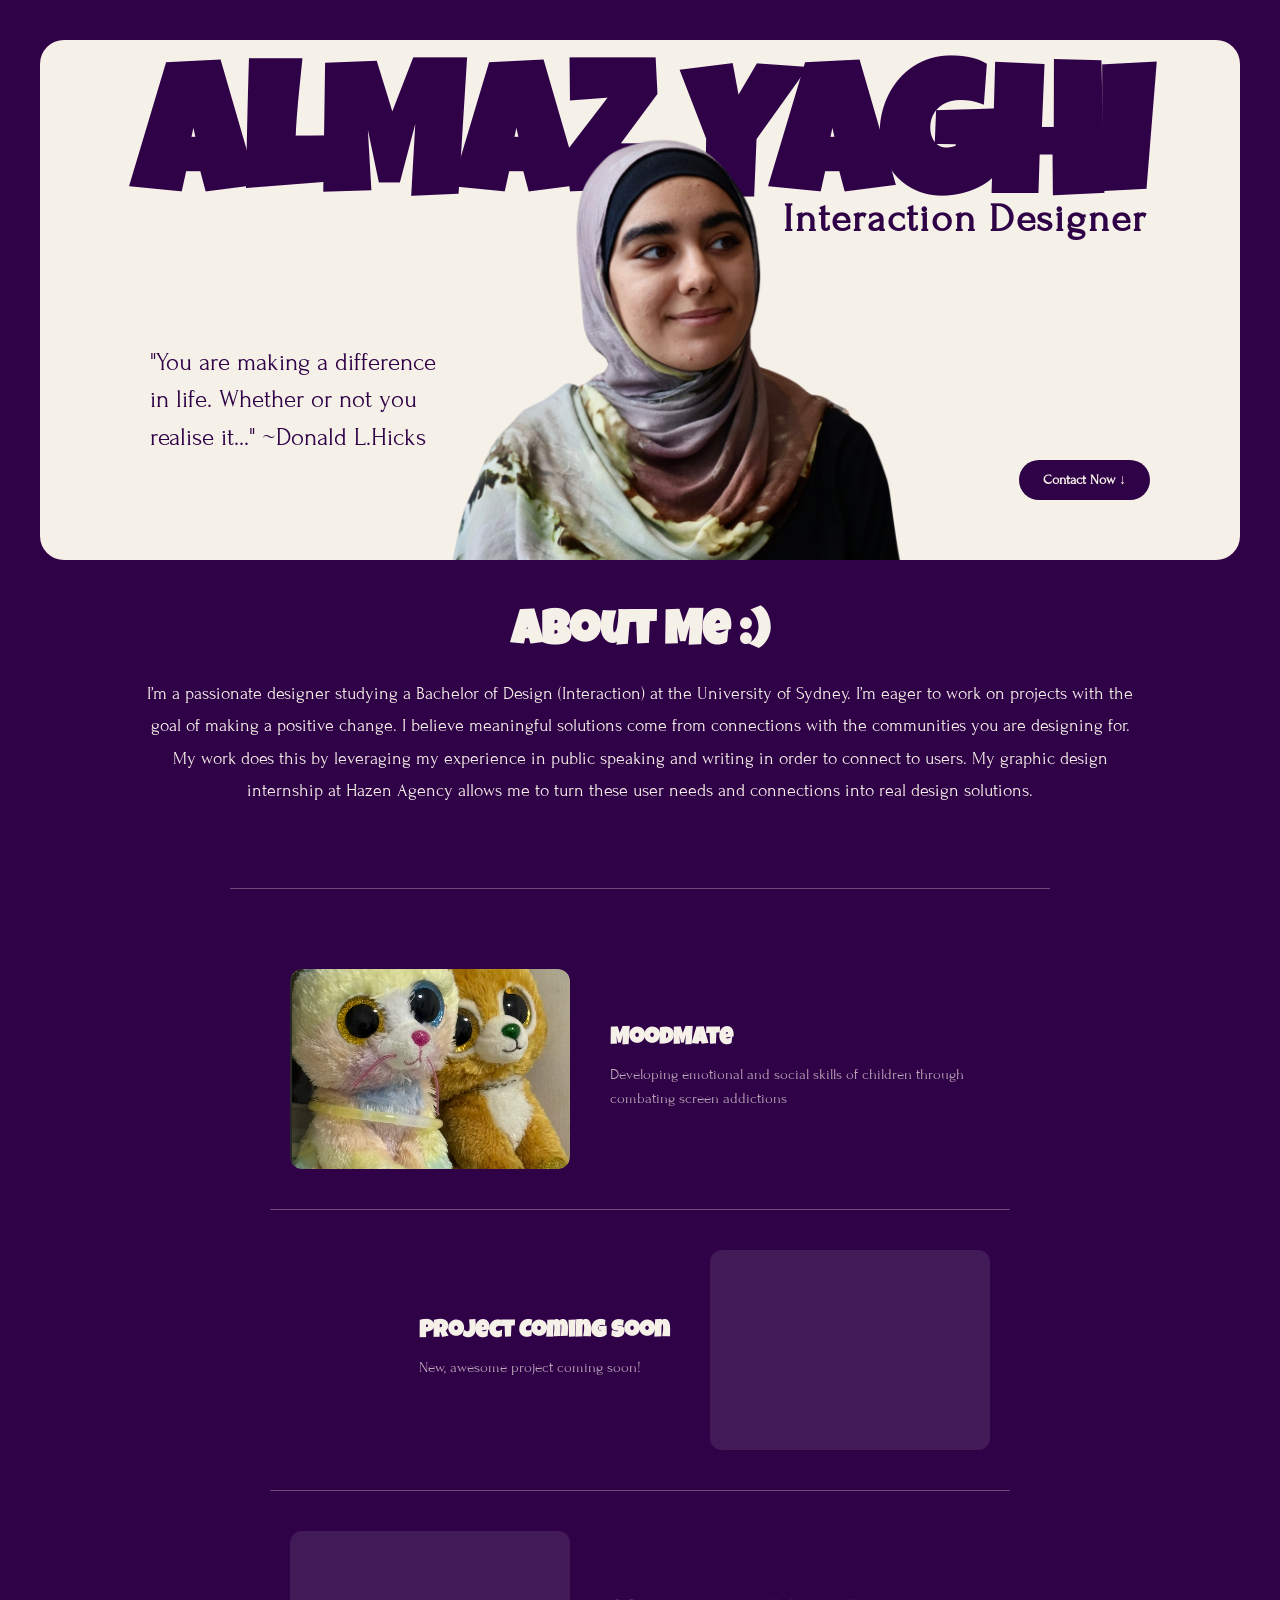
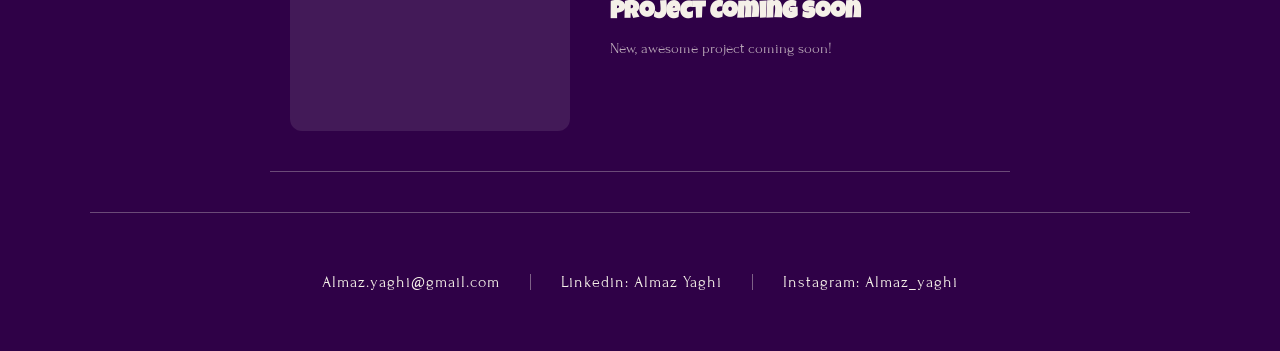
<file: index.html>
<!DOCTYPE html>
<html lang="en">
<head>
<meta charset="UTF-8">
<meta name="viewport" content="width=device-width, initial-scale=1.0">
<title>Almaz Yaghi</title>
<link rel="preconnect" href="https://fonts.googleapis.com">
<link rel="preconnect" href="https://fonts.gstatic.com" crossorigin>
<link href="https://fonts.googleapis.com/css2?family=Alfa+Slab+One&family=Forum&family=Fraunces:ital,opsz,wght@0,9..144,100..900;1,9..144,100..900&family=Inter+Tight:ital,wght@0,100..900;1,100..900&family=Luckiest+Guy&family=Montserrat:ital,wght@0,100..900;1,100..900&family=Oswald:wght@200..700&family=Outfit:wght@100..900&family=Playfair+Display:ital,wght@0,400..900;1,400..900&display=swap" rel="stylesheet">
<link rel="stylesheet" href="style.css">
</head>
<body>
<section class="hero">
<div class="hero-card">
<div class="hero-text">
<h1 class="hero-name">ALMAZ YAGHI</h1>
<p class="hero-title">Interaction Designer</p>
</div>
<img src="Hero Image.png" alt="Almaz Yaghi" class="hero-image">
<p class="hero-quote">"You are making a difference in life. Whether or not you realise it..." ~Donald L.Hicks</p>
<a href="#contact" class="contact-btn">Contact Now ↓</a>
</div>
</section>
<section class="about">
<h2 class="about-title">About Me :)</h2>
<p class="about-text">I’m a passionate designer studying a Bachelor of Design (Interaction) at the University of Sydney. I’m eager to work on projects with the goal of making a positive change. I believe meaningful solutions come from connections with the communities you are designing for. My work does this by leveraging my experience in public speaking and writing in order to connect to users. My graphic design internship at Hazen Agency allows me to turn these user needs and connections into real design solutions. </p>
</section>
<section class="work">
    <div class="work-grid">
  
        <a href="moodmate.html" class="card-link">
            <div class="card">
              <div class="card-image">
                <img src="Moodmate2.png" alt="MoodMate">
              </div>
              <div class="card-text">
                <h3 class="card-heading">MoodMate</h3>
                <p class="card-body">Developing emotional and social skills of children through combating screen addictions</p>
              </div>
            </div>
          </a>
  
          <a href="project2.html" class="card-link">
            <div class="card card-reverse">
              <div class="card-image"></div>
              <div class="card-text">
                <h3 class="card-heading">Project Coming soon</h3>
                <p class="card-body">New, awesome project coming soon!</p>
              </div>
            </div>
          </a>
  
          <a href="project3.html" class="card-link">
            <div class="card">
              <div class="card-image"></div>
              <div class="card-text">
                <h3 class="card-heading">Project Coming soon</h3>
                <p class="card-body">New, awesome project coming soon!</p>
              </div>
            </div>
          </a>
  
    </div>
  </section>
  <footer class="contact" id="contact">
    <a href="mailto:almaz.yaghi@gmail.com" class="contact-item">Almaz.yaghi@gmail.com</a>
    <span class="contact-divider"></span>
    <a href="https://www.linkedin.com/in/almaz-yaghi-95506a35b/" class="contact-item" target="_blank">Linkedin: Almaz Yaghi</a>
    <span class="contact-divider"></span>
    <a href="https://www.instagram.com/almaz_yaghi/" class="contact-item" target="_blank">Instagram: Almaz_yaghi</a>
  </footer>
</body>
</html>
</file>
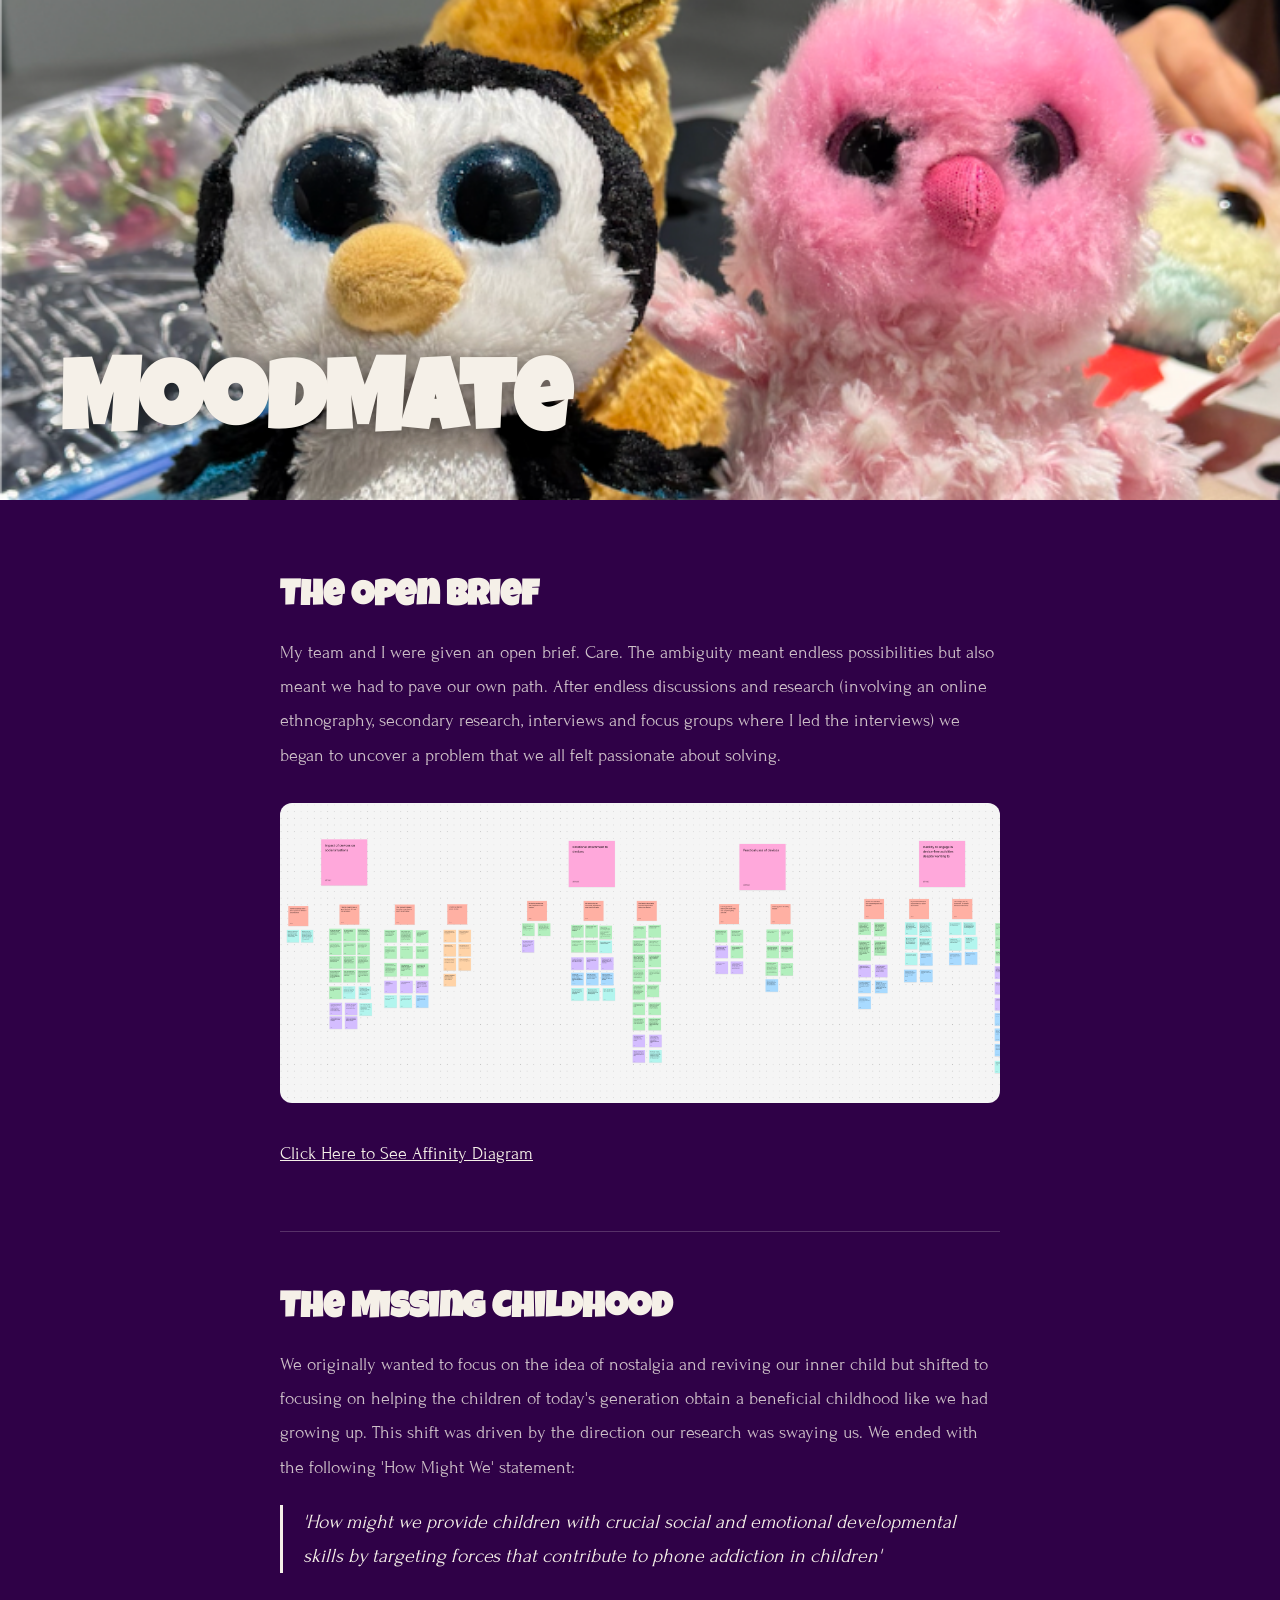
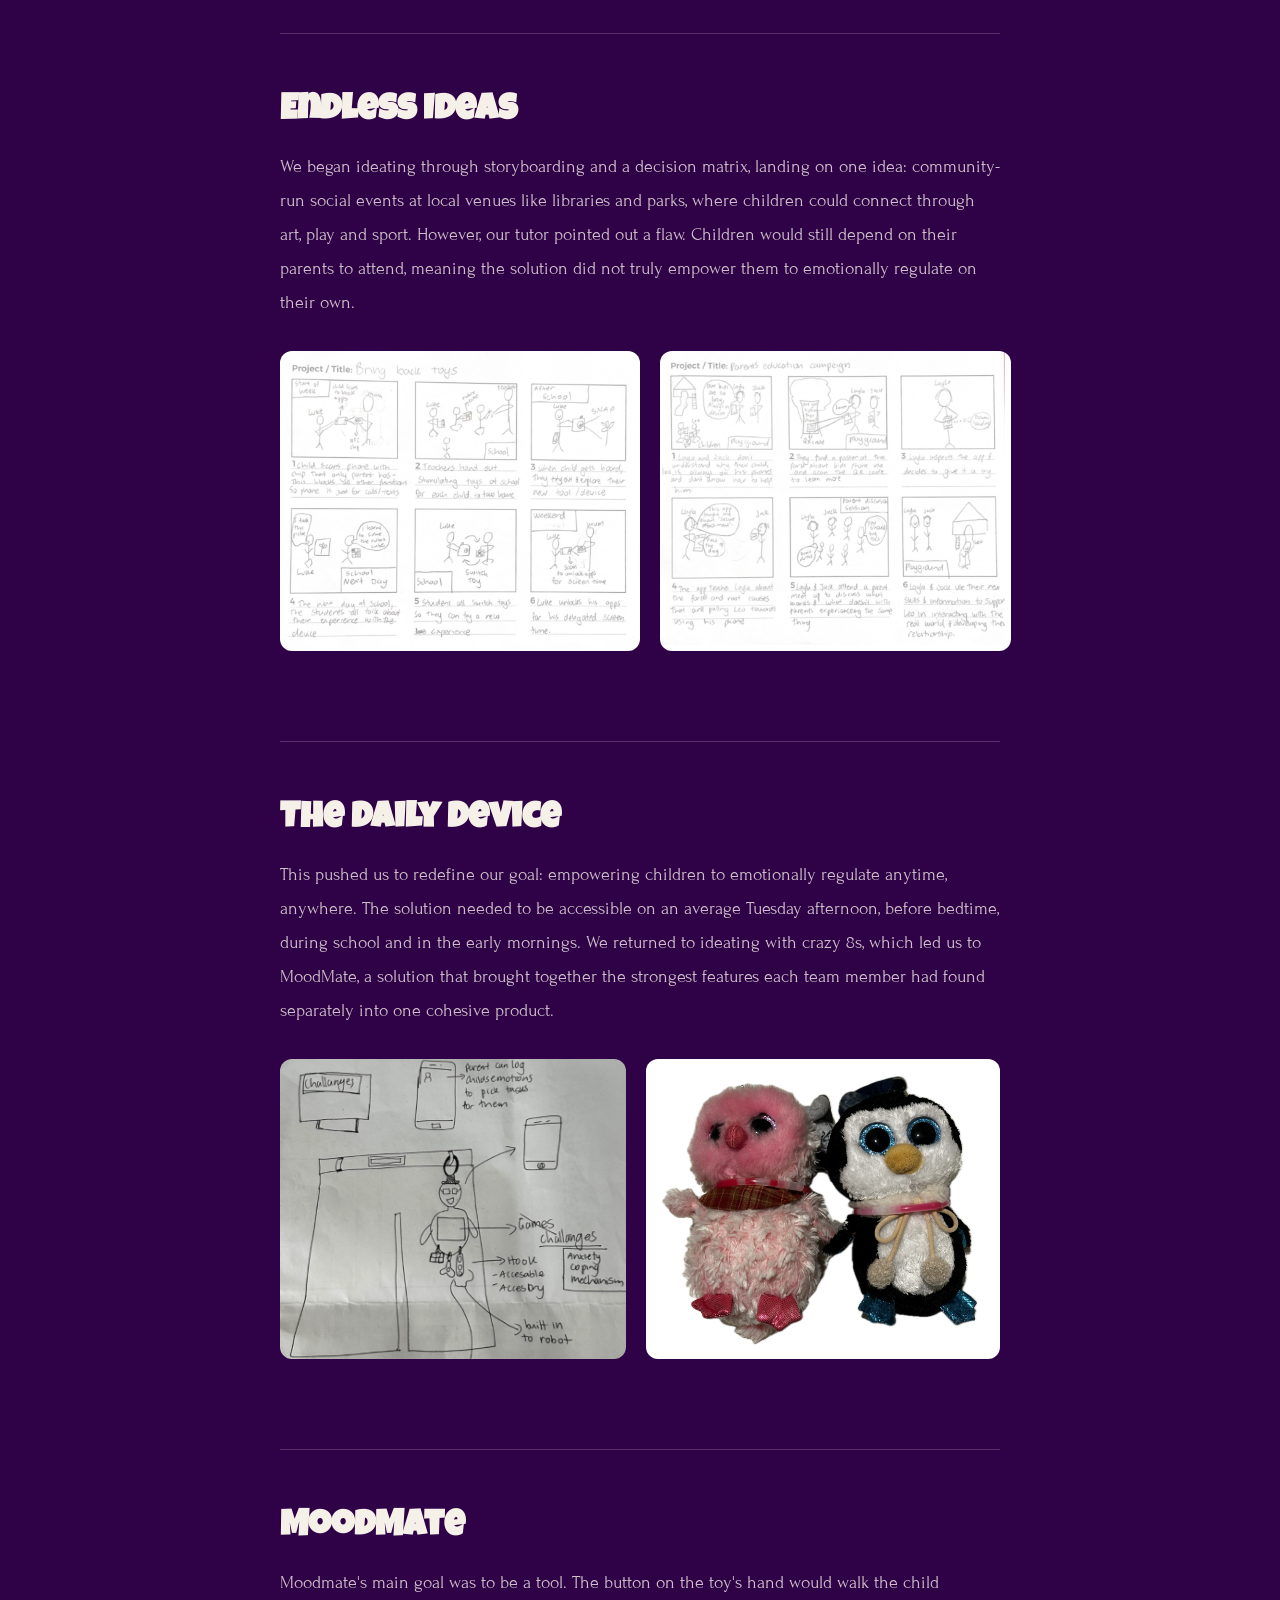
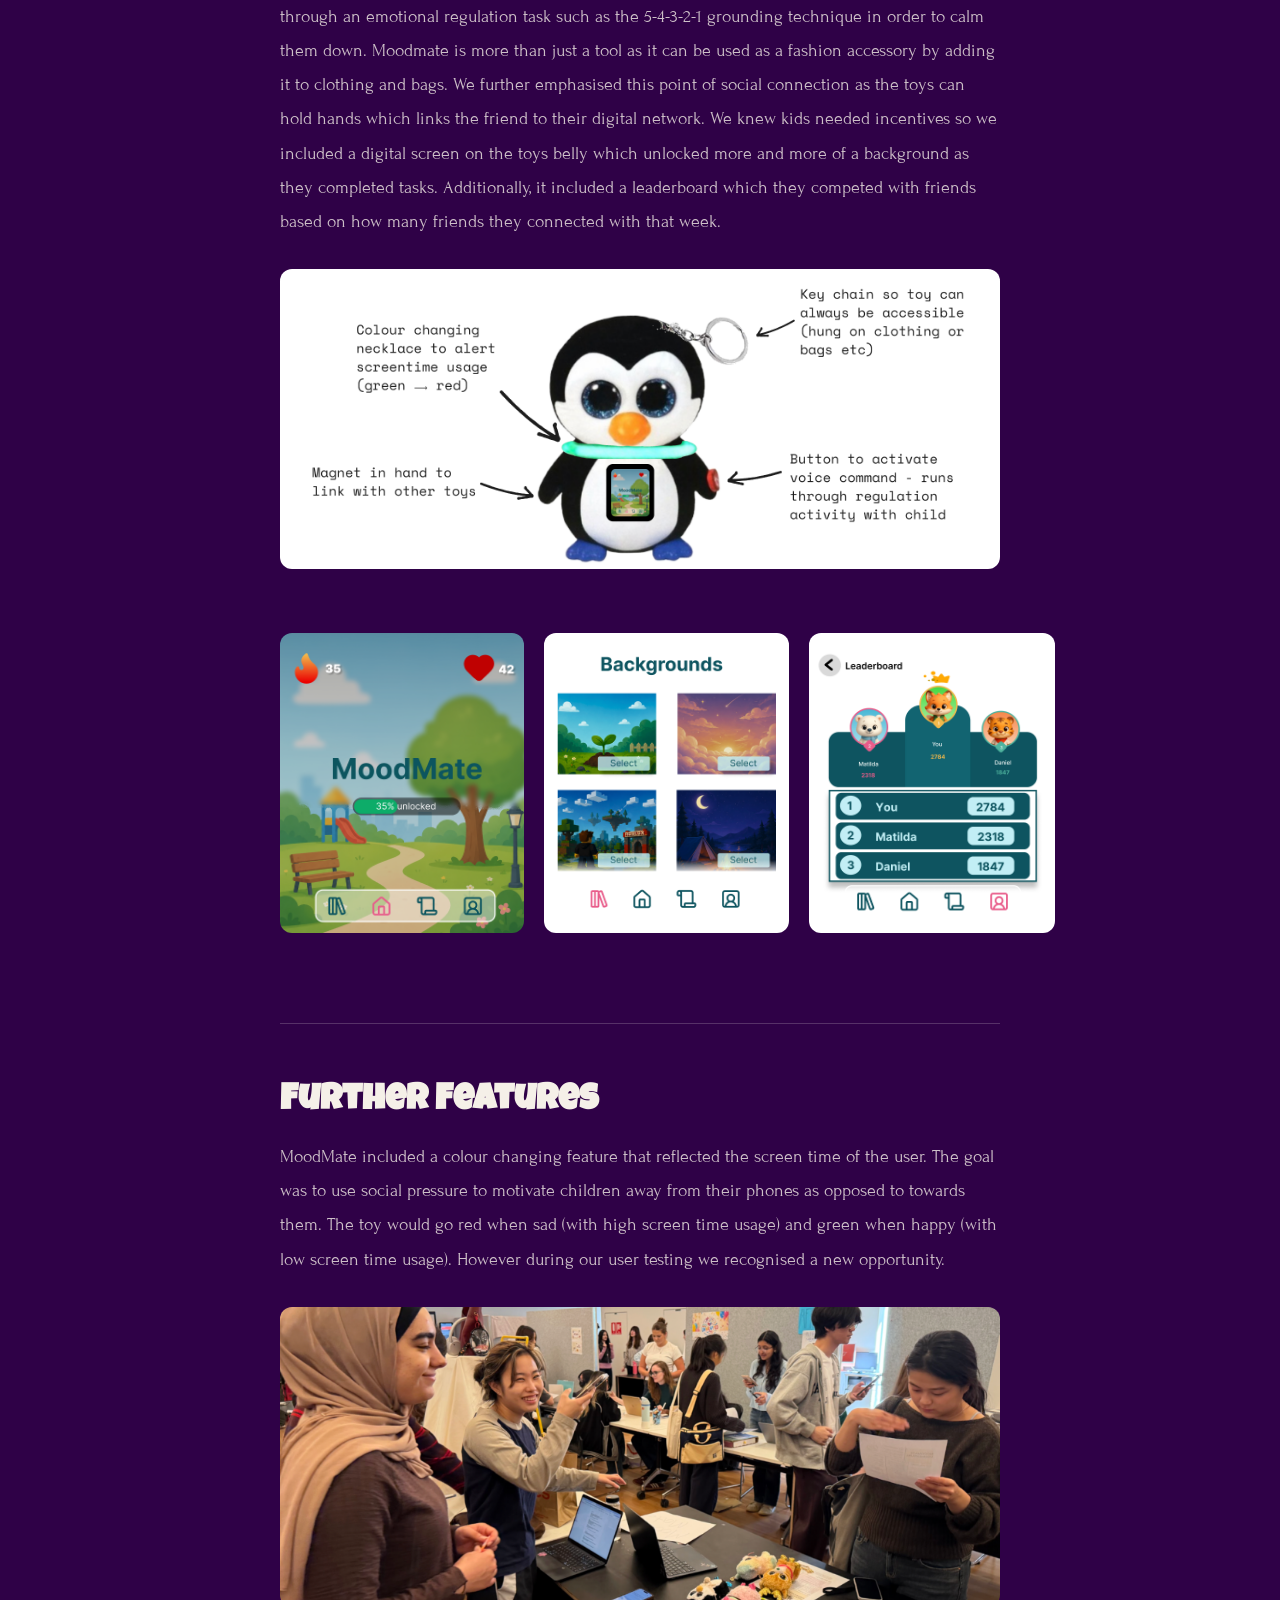
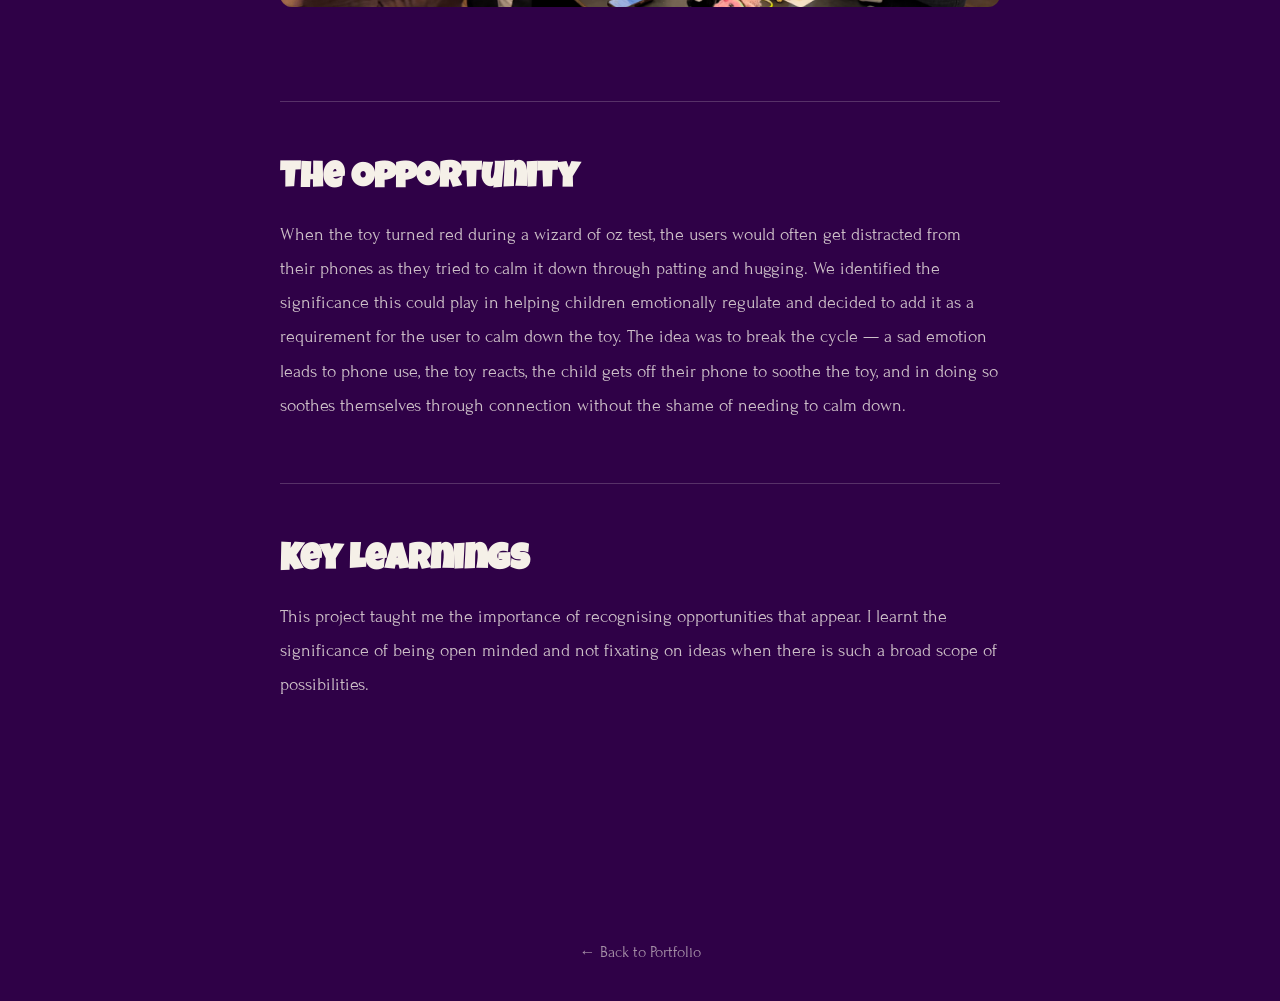
<file: moodmate.html>
<!DOCTYPE html>
<html lang="en">
<head>
  <meta charset="UTF-8">
  <meta name="viewport" content="width=device-width, initial-scale=1.0">
  <title>MoodMate — Almaz Yaghi</title>
  <link rel="preconnect" href="https://fonts.googleapis.com">
  <link rel="preconnect" href="https://fonts.gstatic.com" crossorigin>
  <link href="https://fonts.googleapis.com/css2?family=Alfa+Slab+One&family=Forum&family=Fraunces:ital,opsz,wght@0,9..144,100..900;1,9..144,100..900&family=Inter+Tight:ital,wght@0,100..900;1,100..900&family=Luckiest+Guy&family=Montserrat:ital,wght@0,100..900;1,100..900&family=Oswald:wght@200..700&family=Outfit:wght@100..900&family=Playfair+Display:ital,wght@0,400..900;1,400..900&display=swap" rel="stylesheet">
  <link rel="stylesheet" href="style.css">
</head>
<body>

  <!-- Hero -->
  <section class="cs-hero">
    <img src="HoldingHands.png" alt="MoodMate" class="cs-hero-image">
    <div class="cs-hero-overlay">
      <h1 class="cs-hero-title">MoodMate</h1>
    </div>
  </section>

  <!-- Content -->
  <main class="cs-content">

    <section class="cs-section">
      <h2 class="cs-heading">The Open Brief</h2>
      <p class="cs-body">My team and I were given an open brief. Care. The ambiguity meant endless possibilities but also meant we had to pave our own path. After endless discussions and research (involving an online ethnography, secondary research, interviews and focus groups where I led the interviews) we began to uncover a problem that we all felt passionate about solving.</p>
      <img src="Affinity.png" alt="description" class="cs-image-large">
    <p class="cs-body"><a href="https://www.figma.com/board/mkzYzyCab6ncB4bfQWggtC/DECO2014?node-id=0-1&t=vypUfu4xyUSjbcsb-1" target="_blank">Click Here to See Affinity Diagram</a></p>
    </section>

    <section class="cs-section">
      <h2 class="cs-heading">The Missing Childhood</h2>
      <p class="cs-body">We originally wanted to focus on the idea of nostalgia and reviving our inner child but shifted to focusing on helping the children of today's generation obtain a beneficial childhood like we had growing up. This shift was driven by the direction our research was swaying us. We ended with the following 'How Might We' statement:</p>
      <p class="cs-hmw">'How might we provide children with crucial social and emotional developmental skills by targeting forces that contribute to phone addiction in children'</p>
    </section>

    <section class="cs-section">
      <h2 class="cs-heading">Endless Ideas</h2>
      <p class="cs-body">We began ideating through storyboarding and a decision matrix, landing on one idea: community-run social events at local venues like libraries and parks, where children could connect through art, play and sport. However, our tutor pointed out a flaw. Children would still depend on their parents to attend, meaning the solution did not truly empower them to emotionally regulate on their own.</p>
      <div class="cs-image-row">
      <img src="Storyboard1.png" alt="description" class="cs-image-small">
      <img src="Storyboard2.png" alt="description" class="cs-image-small">
      </div>
    </section>

    <section class="cs-section">
      <h2 class="cs-heading">The Daily Device</h2>
      <p class="cs-body">This pushed us to redefine our goal: empowering children to emotionally regulate anytime, anywhere. The solution needed to be accessible on an average Tuesday afternoon, before bedtime, during school and in the early mornings. We returned to ideating with crazy 8s, which led us to MoodMate, a solution that brought together the strongest features each team member had found separately into one cohesive product.</p>
      <div class="cs-image-row">
        <img src="Moodmate1.png" alt="description" class="cs-image-small">
        <img src="Moodmateprototype.png" alt="description" class="cs-image-small">
        </div>
    </section>

    <section class="cs-section">
      <h2 class="cs-heading">MoodMate</h2>
      <p class="cs-body">Moodmate's main goal was to be a tool. The button on the toy's hand would walk the child through an emotional regulation task such as the 5-4-3-2-1 grounding technique in order to calm them down. Moodmate is more than just a tool as it can be used as a fashion accessory by adding it to clothing and bags. We further emphasised this point of social connection as the toys can hold hands which links the friend to their digital network. We knew kids needed incentives so we included a digital screen on the toys belly which unlocked more and more of a background as they completed tasks. Additionally, it included a leaderboard which they competed with friends based on how many friends they connected with that week.</p>
      <img src="Finalprototype.png" alt="description" class="cs-image-large">
      <div class="cs-image-row">
        <img src="Screen1.png" alt="description" class="cs-image-small">
        <img src="Screen2.png" alt="description" class="cs-image-small">
        <img src="Screen3.png" alt="description" class="cs-image-small">
        </div>



    </section>

    <section class="cs-section">
      <h2 class="cs-heading">Further Features</h2>
      <p class="cs-body">MoodMate included a colour changing feature that reflected the screen time of the user. The goal was to use social pressure to motivate children away from their phones as opposed to towards them. The toy would go red when sad (with high screen time usage) and green when happy (with low screen time usage). However during our user testing we recognised a new opportunity.</p>
      <img src="Testing.png" alt="description" class="cs-image-large">
    </section>

    <section class="cs-section">
      <h2 class="cs-heading">The Opportunity</h2>
      <p class="cs-body">When the toy turned red during a wizard of oz test, the users would often get distracted from their phones as they tried to calm it down through patting and hugging. We identified the significance this could play in helping children emotionally regulate and decided to add it as a requirement for the user to calm down the toy. The idea was to break the cycle — a sad emotion leads to phone use, the toy reacts, the child gets off their phone to soothe the toy, and in doing so soothes themselves through connection without the shame of needing to calm down.</p>
    </section>

    <section class="cs-section">
      <h2 class="cs-heading">Key Learnings</h2>
      <p class="cs-body">This project taught me the importance of recognising opportunities that appear. I learnt the significance of being open minded and not fixating on ideas when there is such a broad scope of possibilities.</p>
    </section>

  </main>

  <!-- Back link -->
  <a href="index.html" class="cs-back">← Back to Portfolio</a>

</body>
</html>
</file>
<file: style.css>
* {
    margin: 0;
    padding: 0;
    box-sizing: border-box;
  }
  
  body {
    background-color: #2F0147;
    font-family: 'Forum', serif;
    display: flex;
    justify-content: center;
    align-items: center;
    min-height: 100vh;
    flex-direction: column;
  }
  
  .hero {
    padding: 40px;
    width: 100%;
    display: block;
  }
  
  .hero-card {
    position: relative;
    background-color: #F5F0E8;
    border-radius: 24px;
    width: 100%;
    height: 520px;
    overflow: hidden;
    max-width: 1300px;
    margin: 0 auto;
  }
  
  .hero-text {
    position: absolute;
    top: 5%;
    left: 50%;
    transform: translateX(-50%);
    text-align: center;
    z-index: 1;
    user-select: none;
  }
  
  .hero-name {
    font-family: 'Luckiest Guy', cursive;
    font-size: clamp(80px, 17vw, 180px);
    font-weight: 900;
    color: #2F0147;
    white-space: nowrap;
    letter-spacing: -4px;
  }
  
  .hero-title {
    font-family: 'Forum', serif;
    font-size: 40px;
    text-align: right;
    color: #2F0147;
    letter-spacing: 2px;
    margin-top: -50px;
    font-weight: 700;
  }
  
  .hero-image {
    position: absolute;
    bottom: -40px;
    left: 50%;
    transform: translateX(-50%);
    height: 100%;
    object-fit: cover;
    z-index: 2;
  }
  
  .hero-quote {
    position: absolute;
    bottom: 20%;
    left: 110px;
    font-family: 'Forum', serif;
    font-size: 25px;
    color: #2F0147;
    max-width: 300px;
    line-height: 1.5;
    z-index: 3;
  }
  
  .contact-btn {
    position: absolute;
    bottom: 60px;
    right: 90px;
    background-color: #2F0147;
    color: #F5F0E8;
    padding: 12px 24px;
    border-radius: 50px;
    text-decoration: none;
    font-family: 'Forum', serif;
    font-size: 14px;
    font-weight: 600;
    z-index: 3;
  }
  
  .contact-btn:hover {
    background-color: #4a0270;
  }
  
  .about {
    padding: 80px 40px;
    display: flex;
    flex-direction: column;
    align-items: center;
    text-align: center;
  }
  
  .about-title {
    font-family: 'Luckiest Guy', cursive;
    font-size: 48px;
    color: #F5F0E8;
    margin-bottom: 20px;
    margin-top: -70px;
  }
  
  .about-text {
    font-family: 'Forum', serif;
    font-size: 18px;
    color: #F5F0E8;
    max-width: 1000px;
    line-height: 1.8;
  }
  
  .work-grid {
    display: grid;
    grid-template-columns: 1fr;
    gap: 0px;
    width: 100%;
    max-width: 1100px;
    padding: 40px;
    border-top: 1px solid rgba(245, 240, 232, 0.3);
  }
  
  .card {
    display: flex;
    padding: 40px 20px;
    gap: 40px;
    border-bottom: 1px solid rgba(245, 240, 232, 0.3);
    background: none;
    border-radius: 0;
    align-items: center;
  }
  
  .card-large {
    grid-column: span 2;
  }
  
  .card-small {
    grid-column: span 1;
    flex-direction: column;
    border-bottom: none;
    border-right: 1px solid rgba(245, 240, 232, 0.3);
  }
  
  .card-small:last-of-type {
    border-right: none;
  }
  
  .card-reverse {
    flex-direction: row-reverse;
  }
  
  .card-image {
    border-radius: 12px;
    width: 280px;
    min-width: 280px;
    height: 200px;
    overflow: hidden;
    flex-shrink: 0;
    background-color: rgba(245, 240, 232, 0.1);
  }
  
  .card-image img {
    width: 100%;
    height: 100%;
    object-fit: cover;
    border-radius: 12px;
  }
  
  .card-text {
    display: flex;
    flex-direction: column;
    justify-content: center;
    gap: 12px;
  }
  
  .card-heading {
    font-family: 'Luckiest Guy', cursive;
    font-size: 24px;
    color: #F5F0E8;
  }
  
  .card-body {
    font-family: 'Forum', serif;
    font-size: 15px;
    color: rgba(245, 240, 232, 0.7);
    line-height: 1.6;
    max-width: 380px;
  }
  .card-link {
    text-decoration: none;
    color: inherit;
  }
  .card-link .card {
    transition: transform 0.3s ease;
  }
  
  .card-link:hover .card {
    transform: scale(1.02);
  }

  .contact {
    display: flex;
    align-items: center;
    justify-content: center;
    gap: 30px;
    padding: 60px 40px;
    border-top: 1px solid rgba(245, 240, 232, 0.3);
    width: 100%;
    max-width: 1100px;
  }
  
  .contact-item {
    font-family: 'Forum', serif;
    font-size: 16px;
    color: #F5F0E8;
    text-decoration: none;
    letter-spacing: 1px;
  }
  
  .contact-item:hover {
    opacity: 0.6;
  }
  
  .contact-divider {
    width: 1px;
    height: 16px;
    background-color: rgba(245, 240, 232, 0.4);
  }
  html {
    scroll-behavior: smooth;
  }


  /* CASE STUDY PAGE */

.cs-hero {
    position: relative;
    width: 100%;
    height: 500px;
    overflow: hidden;
  }
  
  .cs-hero-image {
    width: 100%;
    height: 100%;
    object-fit: cover;
  }
  
  .cs-hero-overlay {
    position: absolute;
    bottom: 40px;
    left: 60px;
    z-index: 2;
  }
  
  .cs-hero-title {
    font-family: 'Luckiest Guy', cursive;
    font-size: 100px;
    color: #F5F0E8;
    text-shadow: 0 2px 20px rgba(0,0,0,0.4);
  }
  
  .cs-hero-subtitle {
    font-family: 'Forum', serif;
    font-size: 18px;
    color: #4a0270;
    max-width: 500px;
    margin-top: 10px;
    text-shadow: 0 2px 10px rgba(0,0,0,0.4);
  }
  
  .cs-content {
    max-width: 800px;
    margin: 0 auto;
    padding: 80px 40px;
  }
  
  .cs-section {
    margin-bottom: 60px;
    border-bottom: 1px solid rgba(245, 240, 232, 0.2);
    padding-bottom: 60px;
  }
  
  .cs-section:last-of-type {
    border-bottom: none;
  }
  
  .cs-heading {
    font-family: 'Luckiest Guy', cursive;
    font-size: 36px;
    color: #F5F0E8;
    margin-bottom: 20px;
  }
  
  .cs-body {
    font-family: 'Forum', serif;
    font-size: 18px;
    color: rgba(245, 240, 232, 0.8);
    line-height: 1.9;
  }
  
  .cs-hmw {
    font-family: 'Forum', serif;
    font-size: 20px;
    color: #F5F0E8;
    font-style: italic;
    margin-top: 20px;
    padding-left: 20px;
    border-left: 3px solid #F5F0E8;
    line-height: 1.7;
  }
  
  .cs-back {
    display: block;
    text-align: center;
    padding: 40px;
    font-family: 'Forum', serif;
    font-size: 16px;
    color: rgba(245, 240, 232, 0.6);
    text-decoration: none;
  }
  
  .cs-back:hover {
    color: #F5F0E8;
  }

  .cs-image-large {
    width: 100%;
    height: 300px;
    object-fit: cover;
    border-radius: 12px;
    margin: 30px 0;
  }


  .cs-content a {
    color: #F5F0E8;
    text-decoration: underline;
  }
  
  .cs-content a:hover {
    opacity: 0.6;
  }

  .cs-image-small {
    width: 50%;
    height: 300px;
    object-fit: cover;
    border-radius: 12px;
    margin: 30px 0;
  }

  .cs-image-row {
    display: flex;
    gap: 20px;
    margin: 30px 0;
  }
  
  .cs-image-row .cs-image-small {
    width: 50%;
    margin: 0;
  }
</file>
